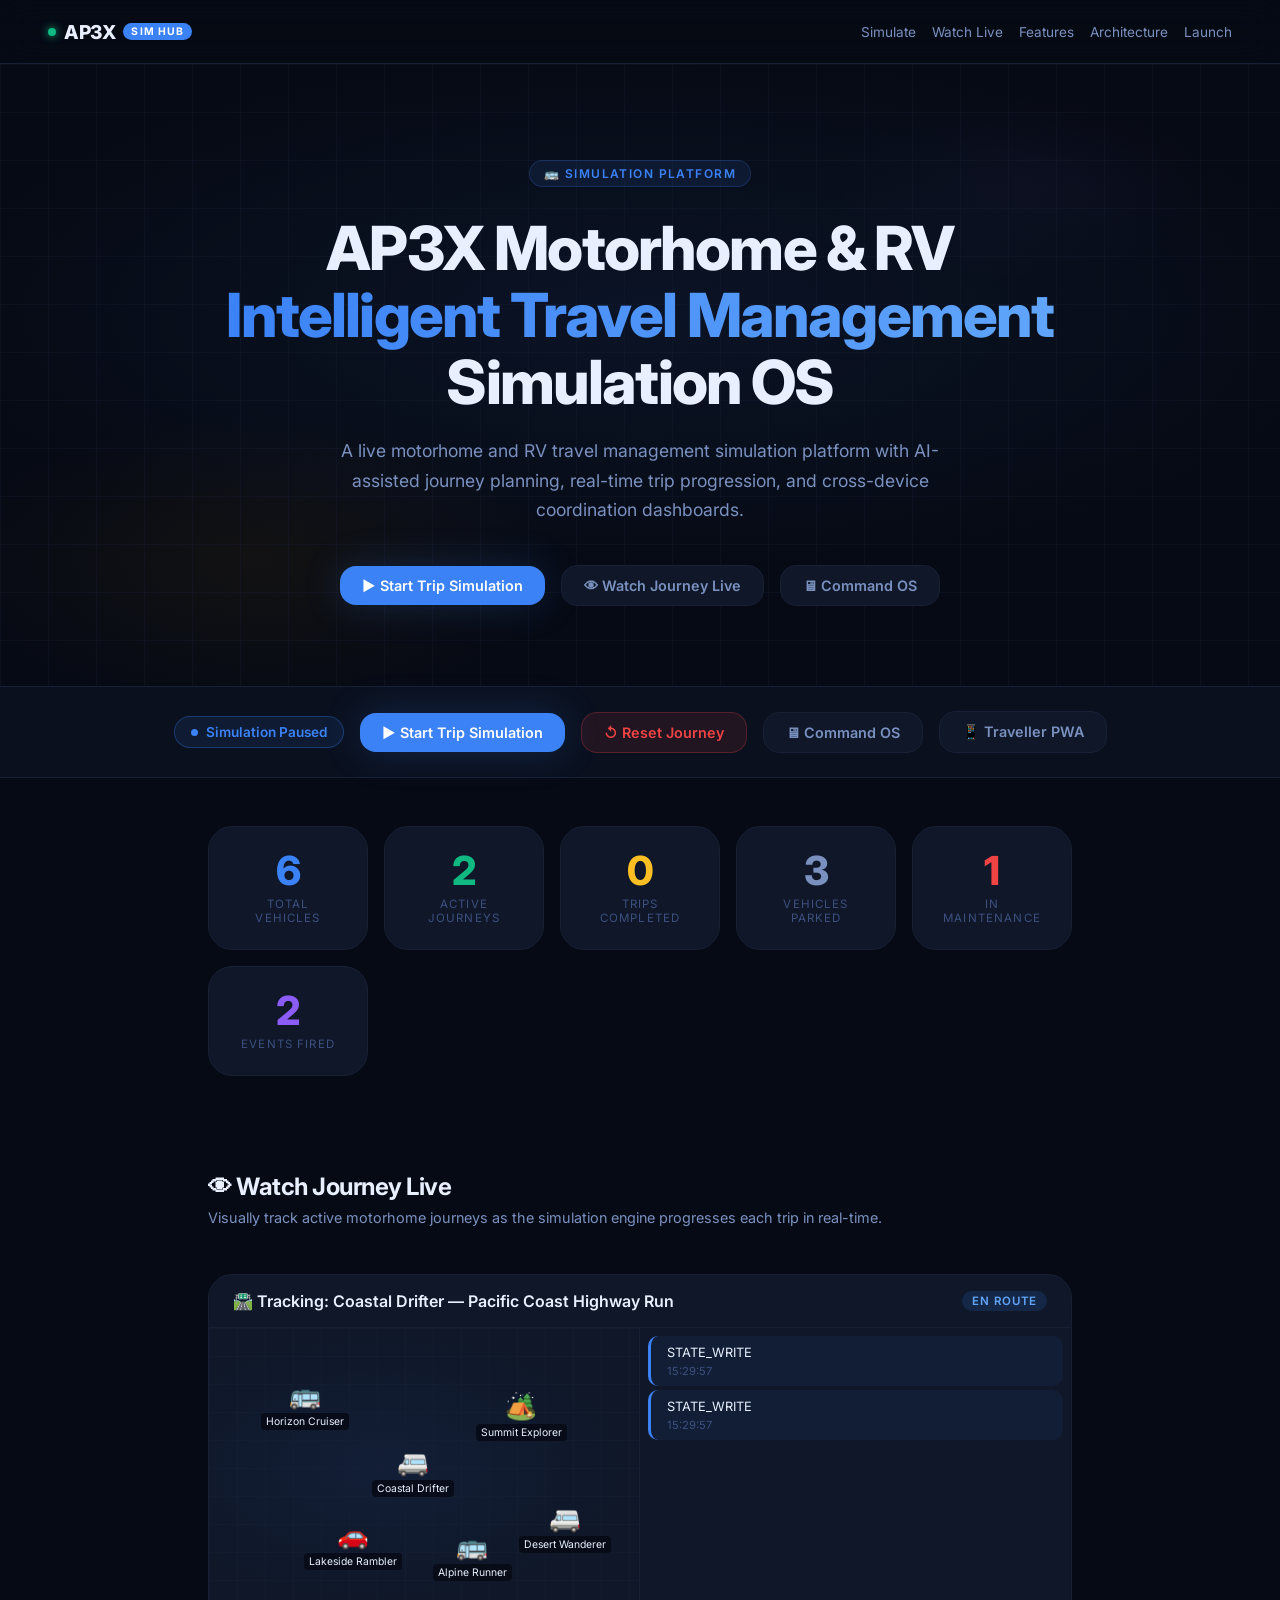
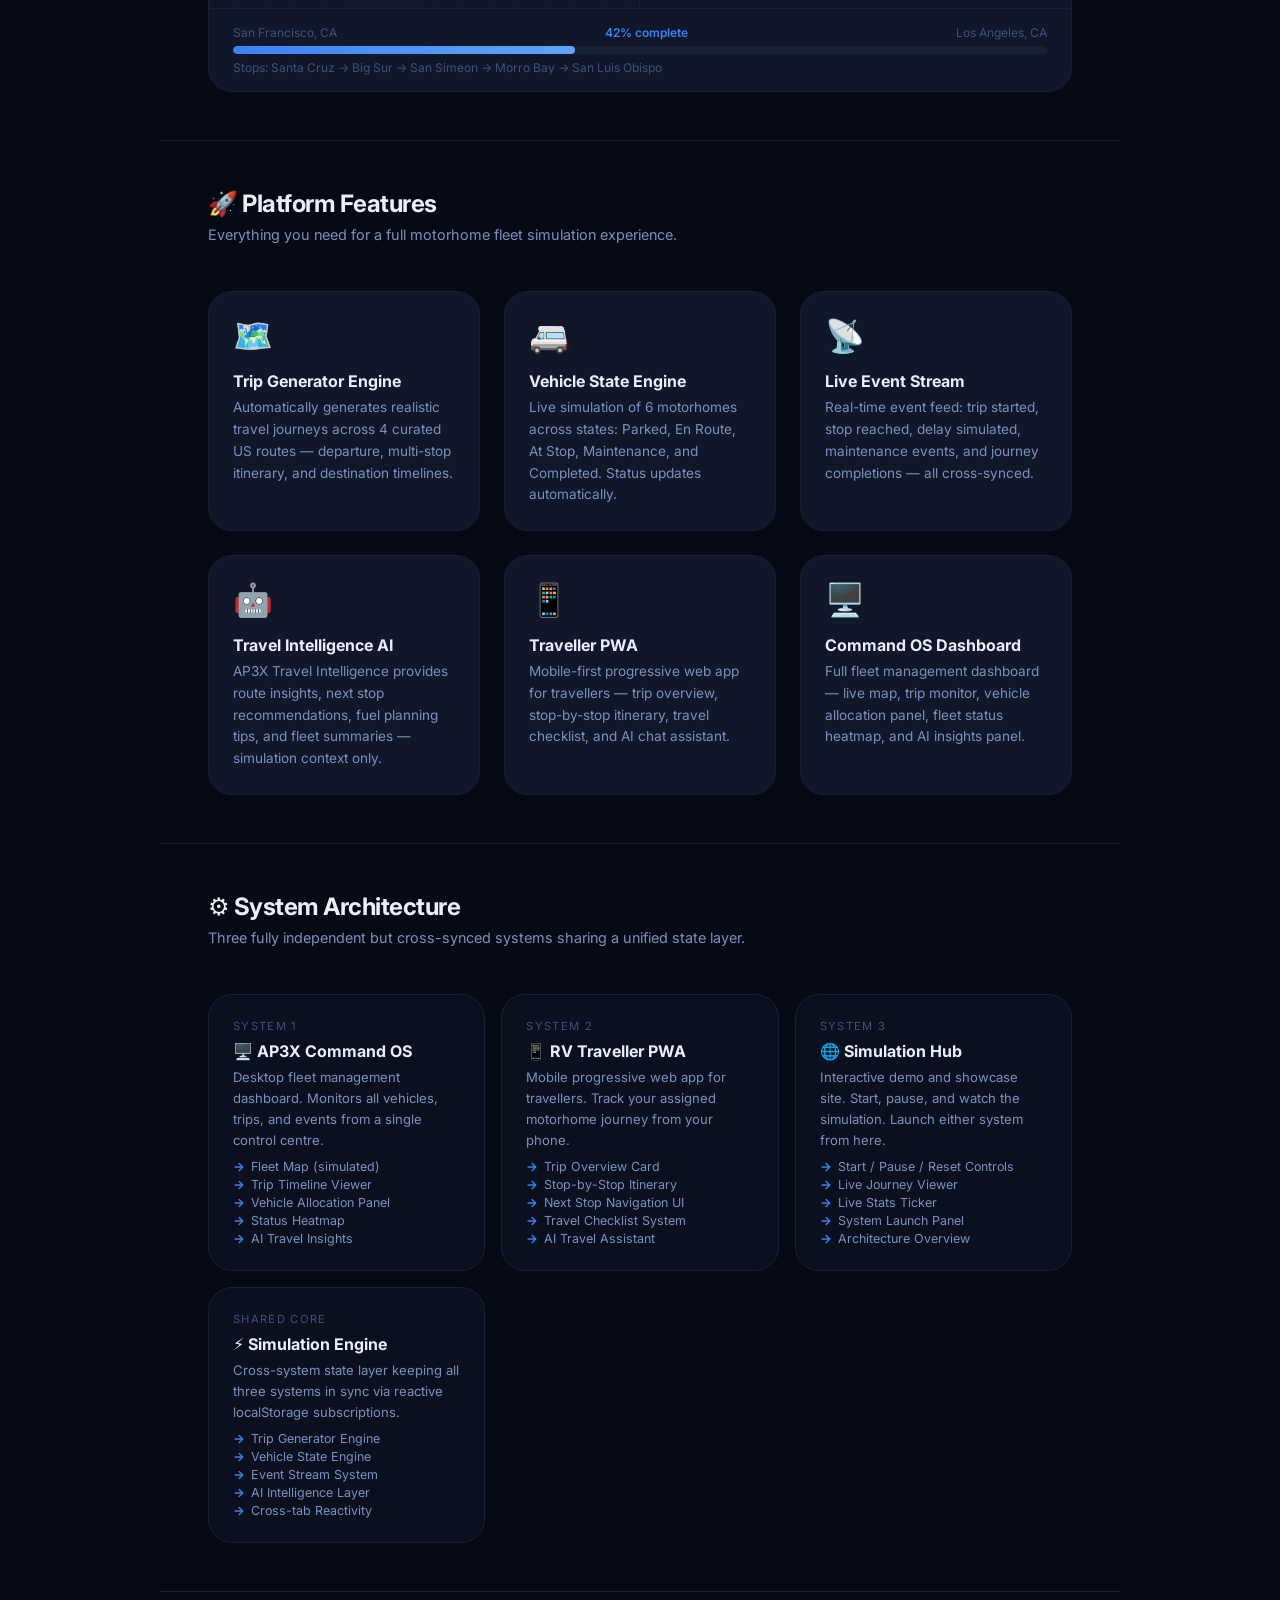
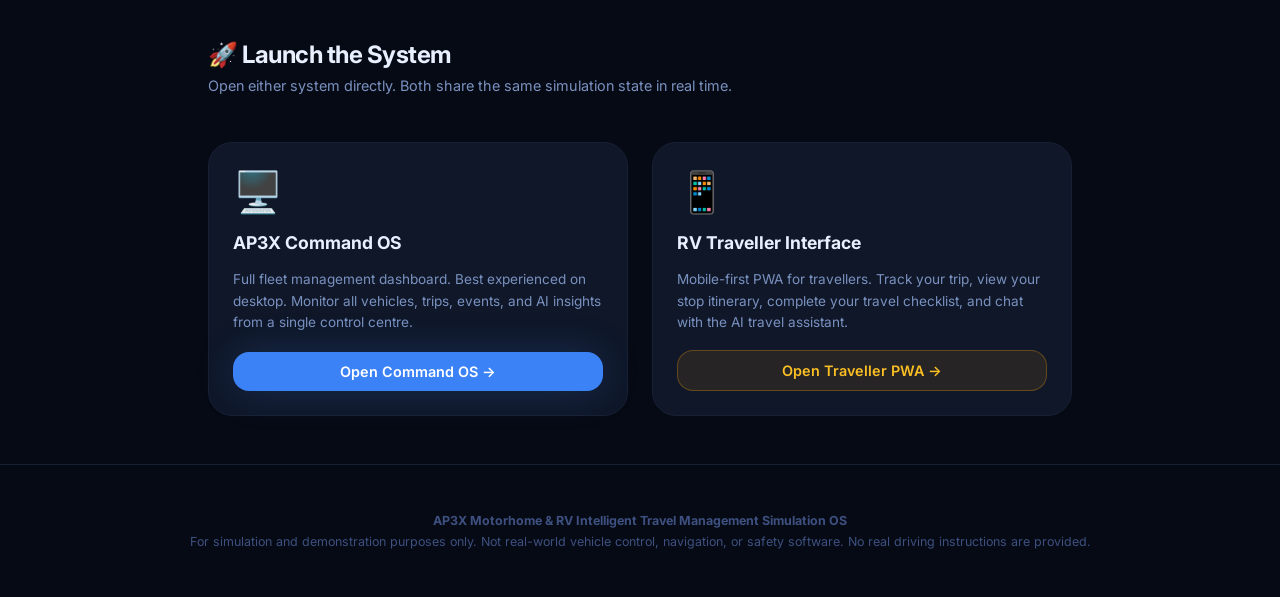
<file: index.html>
<!DOCTYPE html>
<html lang="en">
<head>
  <meta charset="UTF-8" />
  <meta name="viewport" content="width=device-width, initial-scale=1.0" />
  <meta http-equiv="refresh" content="0; url=/ap3x-hub/" />
  <title>AP3X</title>
</head>
<body>
  <script>window.location.replace("/ap3x-hub/");</script>
</body>
</html>
</file>
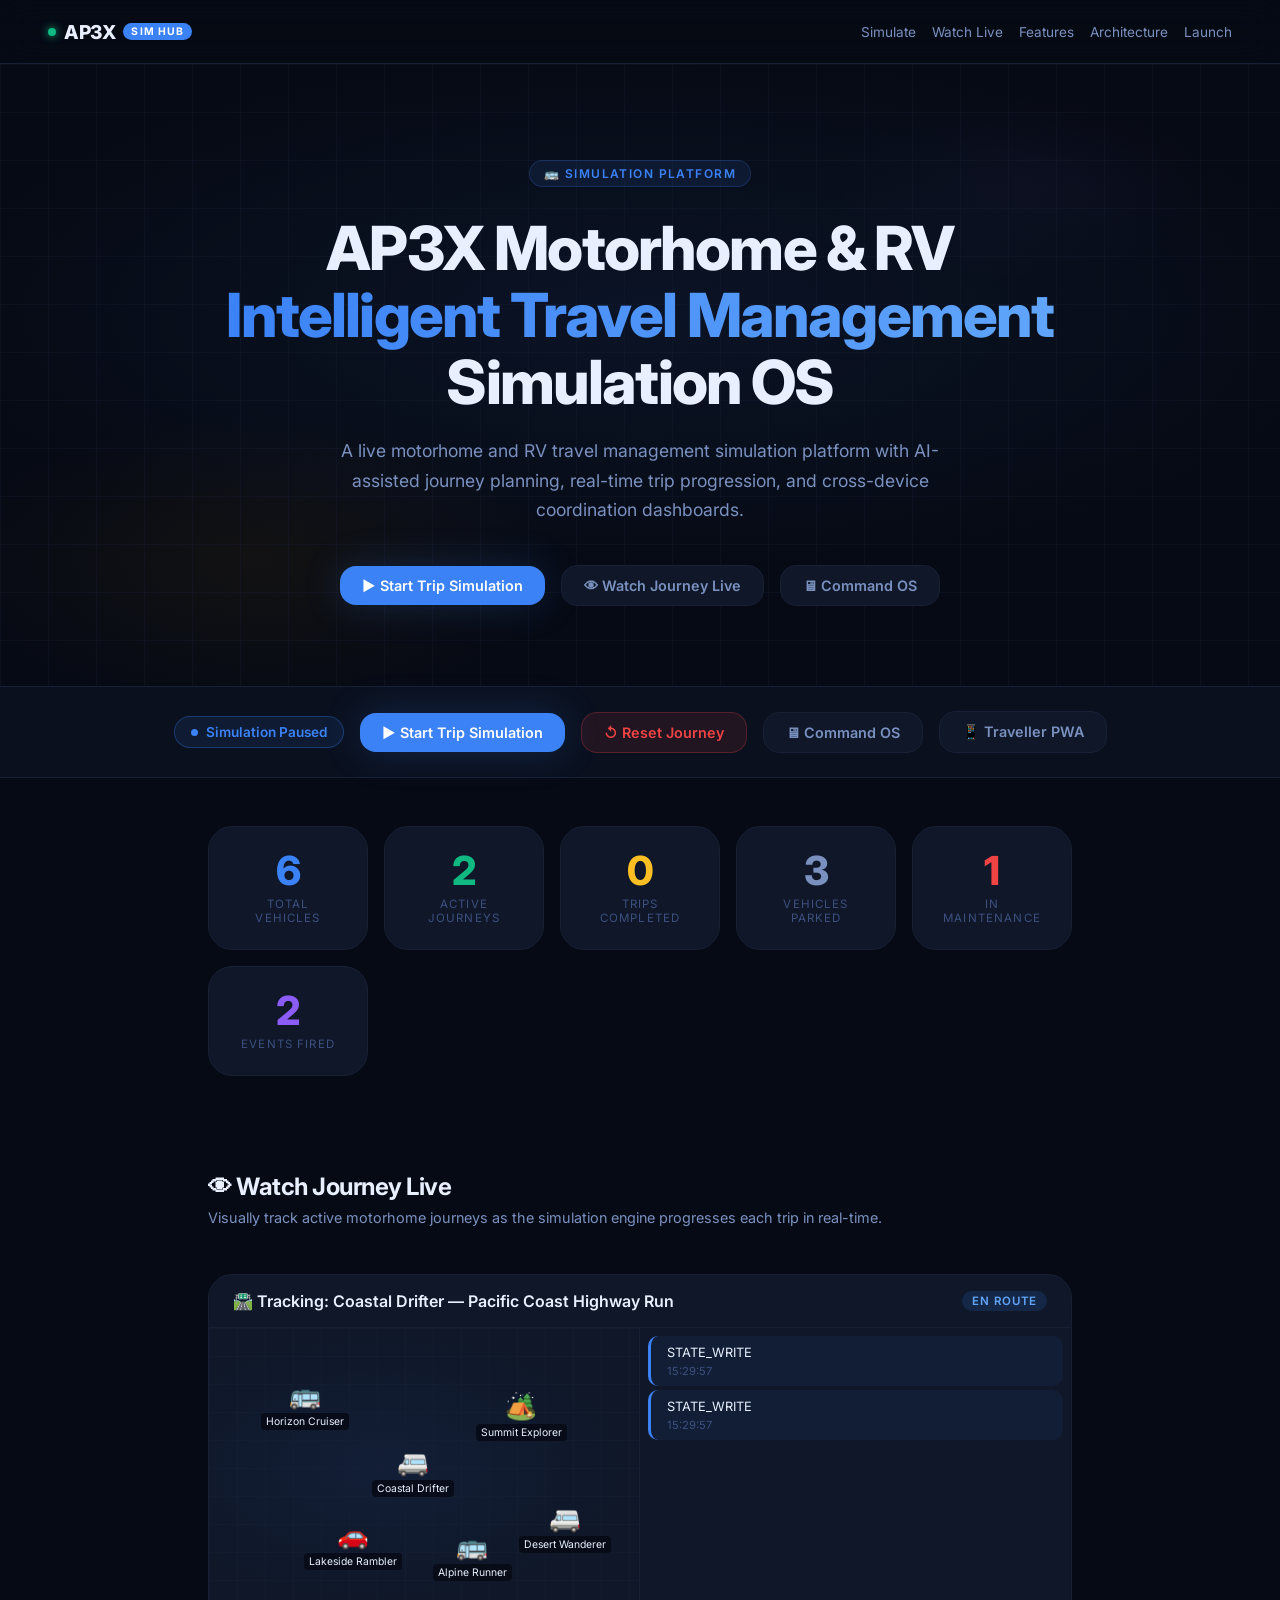
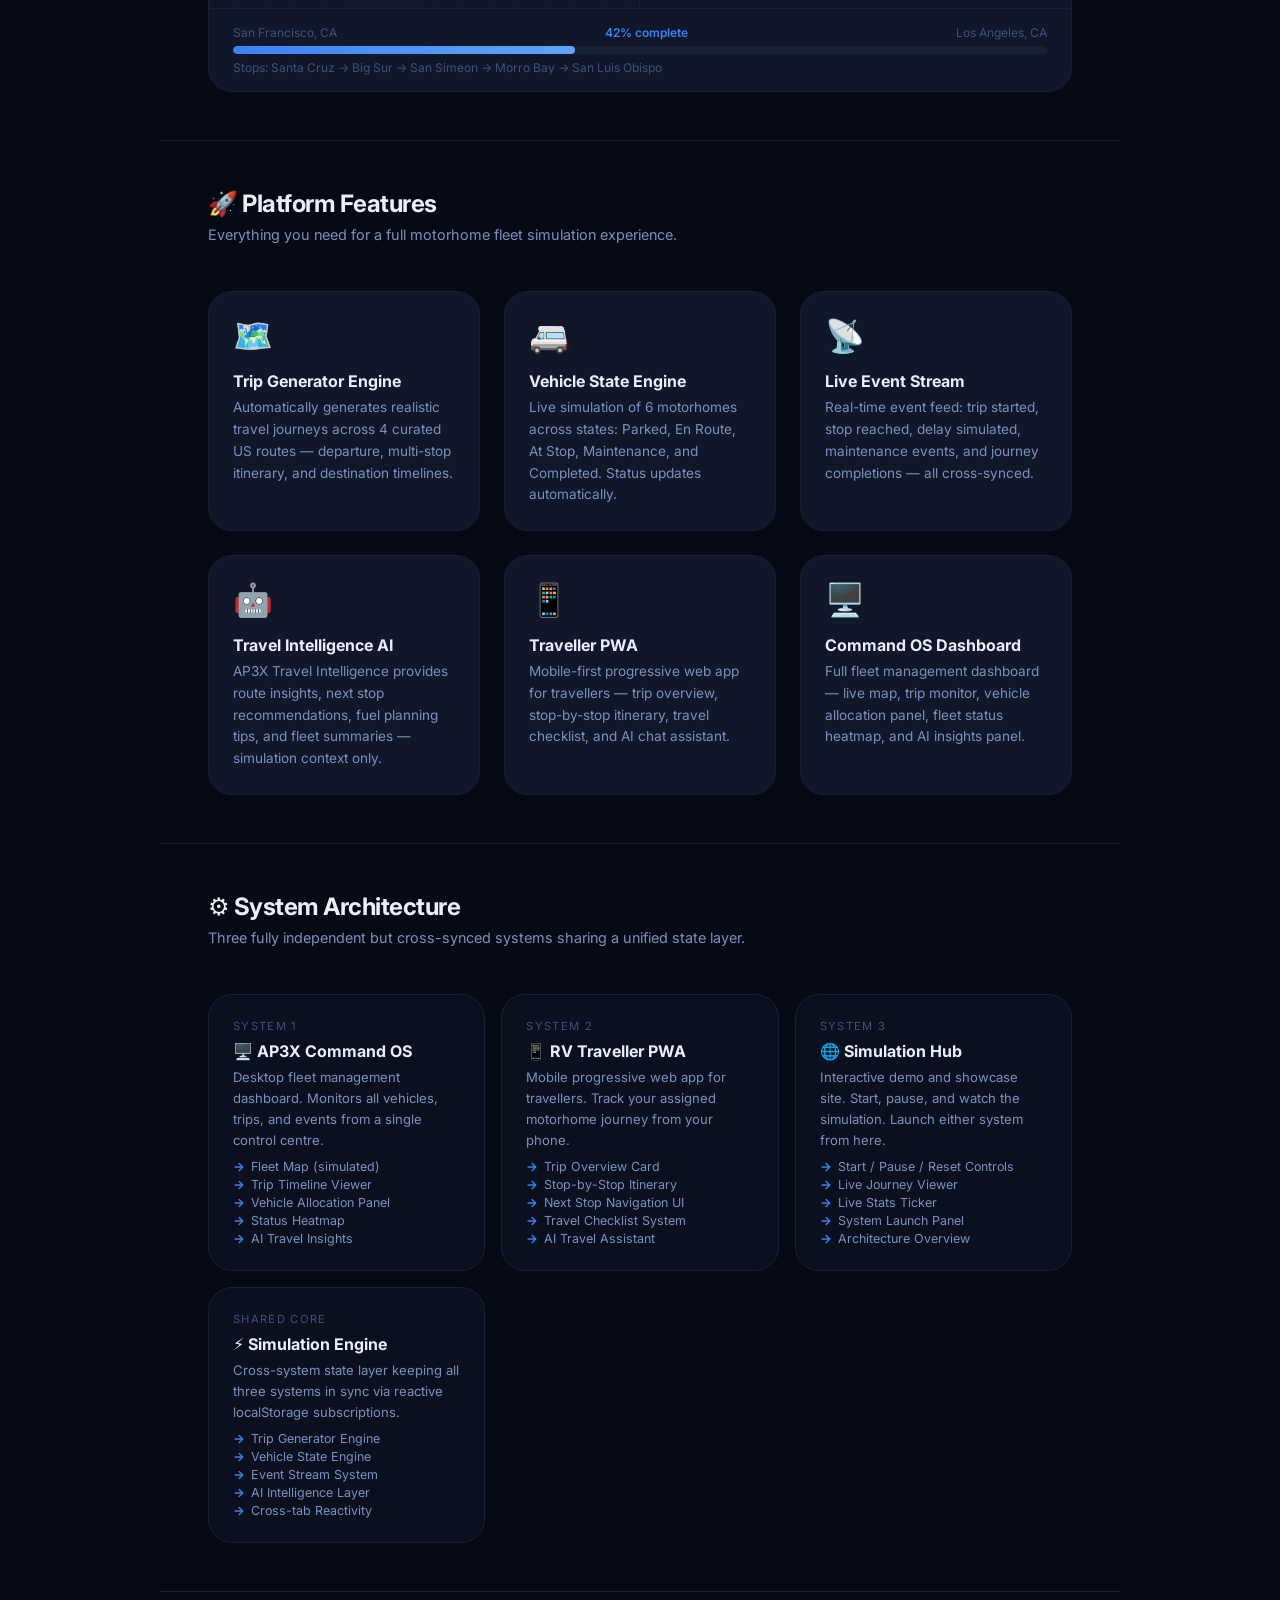
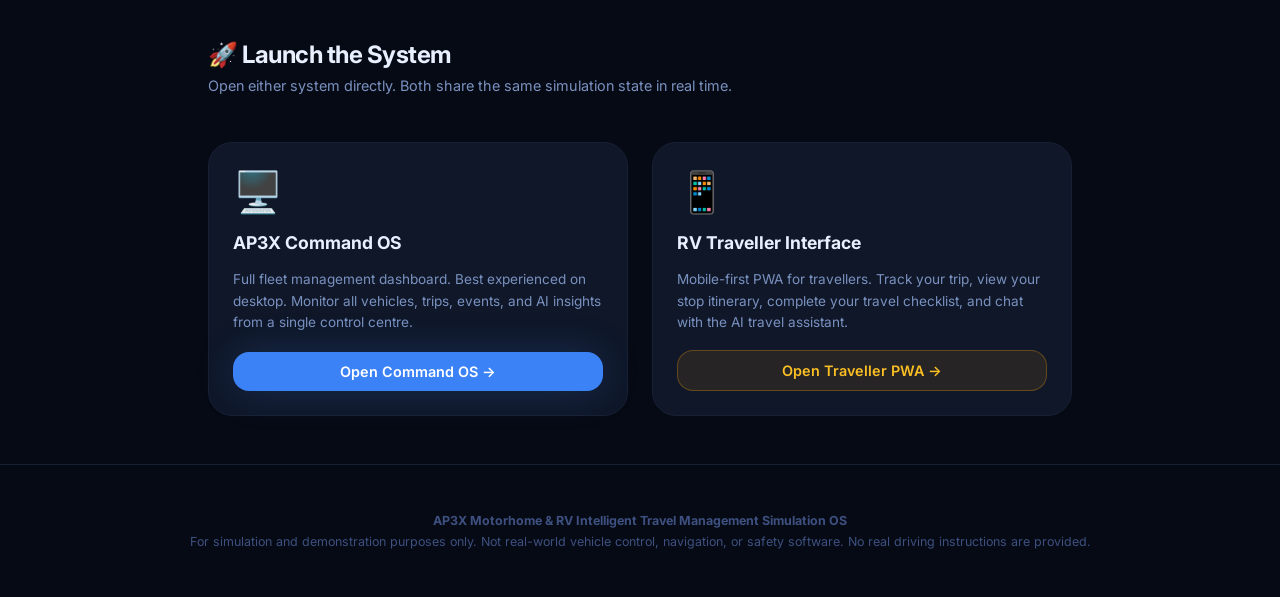
<file: ap3x-hub/index.html>
<!DOCTYPE html>
<html lang="en">
<head>
  <meta charset="UTF-8" />
  <meta name="viewport" content="width=device-width, initial-scale=1.0" />
  <meta name="description" content="AP3X Motorhome & RV Travel Simulation Hub — Launch, explore, and experience the full simulation platform" />
  <meta name="theme-color" content="#060a14" />

  <link rel="preconnect" href="https://fonts.googleapis.com" />
  <link rel="preconnect" href="https://fonts.gstatic.com" crossorigin />
  <link href="https://fonts.googleapis.com/css2?family=Inter:wght@400;500;600;700;800&display=swap" rel="stylesheet" />

  <link rel="stylesheet" href="ui/hub.css" />

  <title>AP3X — Motorhome & RV Travel Simulation Hub</title>
</head>
<body>
  <div id="hub-root"></div>
  <script type="module" src="ui/hub.js"></script>
</body>
</html>
</file>
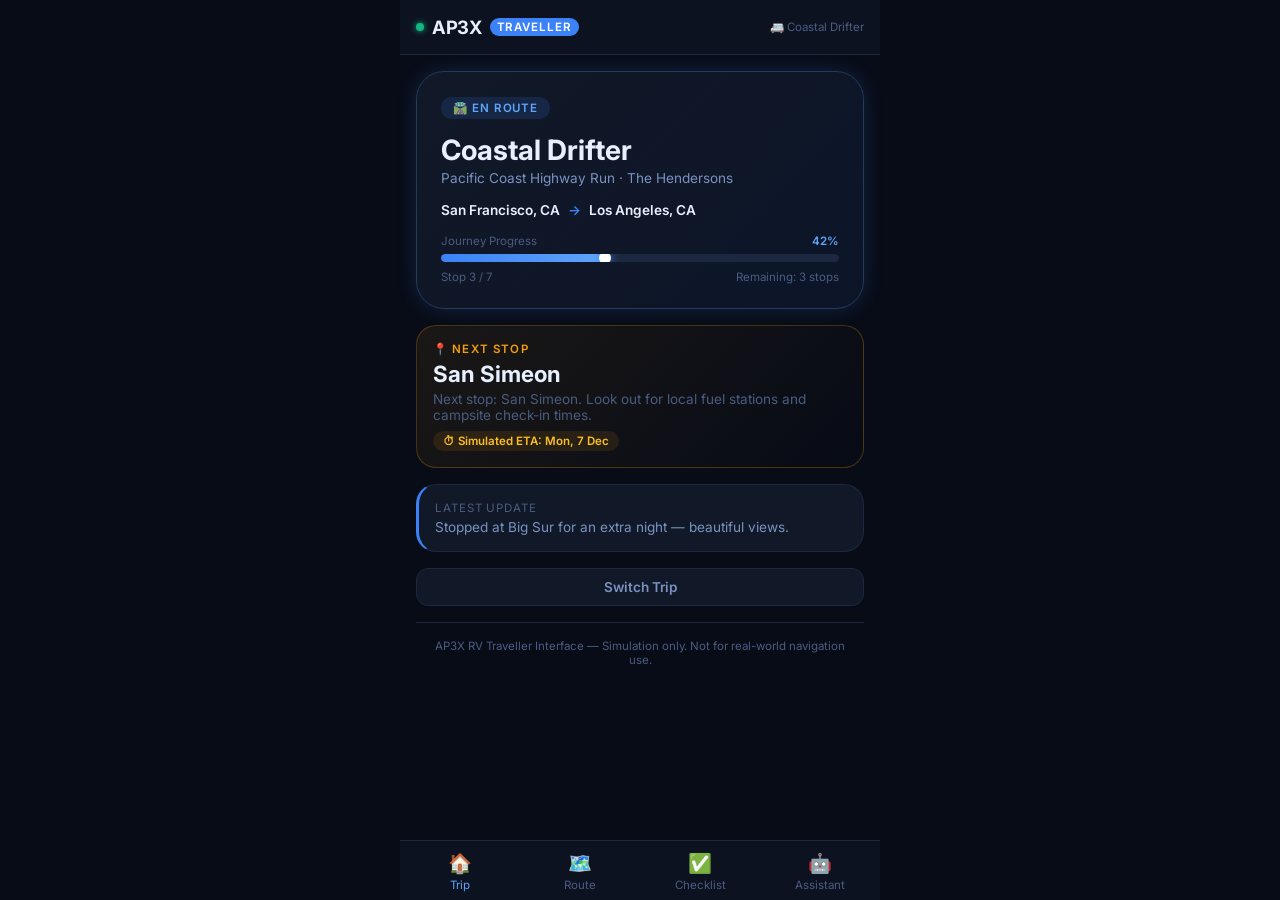
<file: ap3x-pwa/index.html>
<!DOCTYPE html>
<html lang="en">
<head>
  <meta charset="UTF-8" />
  <meta name="viewport" content="width=device-width, initial-scale=1.0, viewport-fit=cover" />
  <meta name="description" content="AP3X RV Traveller & Driver Interface — Mobile travel companion" />
  <meta name="theme-color" content="#080c17" />
  <meta name="apple-mobile-web-app-capable" content="yes" />
  <meta name="apple-mobile-web-app-status-bar-style" content="black-translucent" />
  <meta name="apple-mobile-web-app-title" content="AP3X Traveller" />

  <link rel="preconnect" href="https://fonts.googleapis.com" />
  <link rel="preconnect" href="https://fonts.gstatic.com" crossorigin />
  <link href="https://fonts.googleapis.com/css2?family=Inter:wght@400;500;600;700&display=swap" rel="stylesheet" />

  <link rel="stylesheet" href="ui/traveller.css" />
  <link rel="manifest" href="pwa/manifest.json" />

  <!-- SIMULATION ONLY — not for real-world navigation -->

  <title>AP3X — RV Traveller Interface</title>
</head>
<body>
  <div id="ap3x-traveller-root"></div>

  <script type="module">
    import { mountTraveller } from "./ui/traveller.js";

    const root = document.getElementById("ap3x-traveller-root");
    mountTraveller(root);

    // PWA service worker — relative path for GitHub Pages compatibility
    if ("serviceWorker" in navigator) {
      navigator.serviceWorker
        .register("pwa/sw.js", { scope: "./" })
        .then(() => console.log("[AP3X PWA] Service worker registered"))
        .catch(err => console.warn("[AP3X PWA] SW failed:", err));
    }

    const params = new URLSearchParams(window.location.search);
    const view = params.get("view");
    if (view) {
      import("./ui/traveller.js").then(({ navigate }) => navigate(view));
    }
  </script>
</body>
</html>
</file>
<file: ap3x-hub/ui/hub.css>
/* AP3X Travel Simulation Hub — Showcase Stylesheet
   Premium road-trip aesthetic, cinematic hero section
   ─────────────────────────────────────────────────── */

:root {
  --bg-base:     #060a14;
  --bg-surface:  #0a101e;
  --bg-card:     #0f1728;
  --bg-card-h:   #141e32;
  --border:      #182035;
  --border-glow: #1e3060;

  --text-primary:   #e8f0ff;
  --text-secondary: #7a91c0;
  --text-muted:     #3d5080;

  --blue:    #3b82f6;
  --blue-2:  #60a5fa;
  --amber:   #f59e0b;
  --amber-2: #fbbf24;
  --green:   #10b981;
  --red:     #ef4444;
  --purple:  #8b5cf6;

  --font:   "Inter", system-ui, sans-serif;
  --r-md:   10px; --r-lg: 16px; --r-xl: 24px; --r-pill: 999px;
  --sp-sm:  8px;  --sp-md: 16px; --sp-lg: 24px; --sp-xl: 48px;
  --tr:     0.18s ease;

  --sh-blue:  0 0 40px rgba(59,130,246,0.2);
  --sh-amber: 0 0 30px rgba(245,158,11,0.15);
}

*, *::before, *::after { box-sizing: border-box; margin: 0; padding: 0; }
html { scroll-behavior: smooth; }
body {
  font-family: var(--font);
  background: var(--bg-base);
  color: var(--text-primary);
  min-height: 100vh;
  -webkit-font-smoothing: antialiased;
}

/* ── NAV ─────────────────────────────────── */
.hub-nav {
  display: flex; align-items: center; justify-content: space-between;
  padding: 0 var(--sp-xl);
  height: 64px;
  background: rgba(6,10,20,0.9);
  border-bottom: 1px solid var(--border);
  position: sticky; top: 0; z-index: 200;
  backdrop-filter: blur(16px);
}

.hub-nav__logo {
  display: flex; align-items: center; gap: var(--sp-sm);
  font-size: 1.2rem; font-weight: 800; letter-spacing: -0.02em;
}

.hub-nav__logo-badge {
  font-size: 0.65rem; font-weight: 700; text-transform: uppercase;
  letter-spacing: 0.1em; background: var(--blue); color: #fff;
  padding: 2px 8px; border-radius: var(--r-pill);
}

.hub-nav__dot {
  width: 8px; height: 8px; border-radius: 50%;
  background: var(--green); box-shadow: 0 0 8px var(--green);
  animation: blink 2s infinite;
}
@keyframes blink { 0%,100%{opacity:1}50%{opacity:0.3} }

.hub-nav__links {
  display: flex; align-items: center; gap: var(--sp-md);
}
.hub-nav__link {
  font-size: 0.85rem; color: var(--text-secondary);
  text-decoration: none; transition: color var(--tr);
  cursor: pointer;
}
.hub-nav__link:hover { color: var(--text-primary); }

/* ── HERO ─────────────────────────────────── */
.hub-hero {
  position: relative; overflow: hidden;
  padding: 96px var(--sp-xl) 80px;
  text-align: center;
}

.hub-hero__bg {
  position: absolute; inset: 0; z-index: 0;
  background:
    radial-gradient(ellipse 80% 60% at 50% 40%, rgba(59,130,246,0.08) 0%, transparent 70%),
    radial-gradient(ellipse 40% 40% at 20% 80%, rgba(245,158,11,0.05) 0%, transparent 60%),
    radial-gradient(ellipse 30% 30% at 80% 20%, rgba(139,92,246,0.04) 0%, transparent 50%);
}

.hub-hero__grid {
  position: absolute; inset: 0; z-index: 0;
  background-image:
    linear-gradient(rgba(24,32,53,0.3) 1px, transparent 1px),
    linear-gradient(90deg, rgba(24,32,53,0.3) 1px, transparent 1px);
  background-size: 48px 48px;
}

.hub-hero__content { position: relative; z-index: 1; max-width: 860px; margin: 0 auto; }

.hub-hero__overline {
  display: inline-flex; align-items: center; gap: 8px;
  font-size: 0.75rem; font-weight: 600; text-transform: uppercase;
  letter-spacing: 0.12em; color: var(--blue);
  background: rgba(59,130,246,0.1); border: 1px solid rgba(59,130,246,0.2);
  padding: 5px 14px; border-radius: var(--r-pill);
  margin-bottom: 28px;
}

.hub-hero__title {
  font-size: clamp(2.2rem, 5vw, 3.8rem);
  font-weight: 800; line-height: 1.1; letter-spacing: -0.03em;
  color: var(--text-primary);
  margin-bottom: 20px;
}

.hub-hero__title em {
  font-style: normal;
  background: linear-gradient(90deg, var(--blue), var(--blue-2));
  -webkit-background-clip: text; -webkit-text-fill-color: transparent;
  background-clip: text;
}

.hub-hero__sub {
  font-size: 1.1rem; color: var(--text-secondary); line-height: 1.7;
  max-width: 600px; margin: 0 auto 40px;
}

.hub-hero__cta-row {
  display: flex; align-items: center; justify-content: center;
  gap: var(--sp-md); flex-wrap: wrap;
}

/* ── SIM CONTROLS ─────────────────────────── */
.hub-sim-controls {
  display: flex; align-items: center; justify-content: center;
  gap: var(--sp-md); flex-wrap: wrap;
  padding: var(--sp-lg) var(--sp-xl);
  background: var(--bg-surface);
  border-top: 1px solid var(--border);
  border-bottom: 1px solid var(--border);
}

.hub-sim-status {
  display: flex; align-items: center; gap: 8px;
  font-size: 0.85rem; font-weight: 600;
  padding: 7px 16px; border-radius: var(--r-pill);
  border: 1px solid;
}
.hub-sim-status--running {
  background: rgba(16,185,129,0.1); border-color: var(--green); color: var(--green);
}
.hub-sim-status--paused {
  background: rgba(59,130,246,0.1); border-color: rgba(59,130,246,0.3); color: var(--blue);
}
.hub-sim-status__dot {
  width: 7px; height: 7px; border-radius: 50%; background: currentColor;
}
.hub-sim-status--running .hub-sim-status__dot { animation: blink 1s infinite; }

/* ── LIVE STATS TICKER ────────────────────── */
.hub-stats-ticker {
  display: grid;
  grid-template-columns: repeat(auto-fit, minmax(140px, 1fr));
  gap: var(--sp-md);
  padding: var(--sp-xl);
  max-width: 960px; margin: 0 auto;
}

.hub-ticker-card {
  background: var(--bg-card);
  border: 1px solid var(--border);
  border-radius: var(--r-xl);
  padding: var(--sp-lg);
  text-align: center;
  transition: border-color var(--tr), box-shadow var(--tr);
}
.hub-ticker-card:hover { border-color: var(--border-glow); box-shadow: var(--sh-blue); }

.hub-ticker-card__num {
  font-size: 2.5rem; font-weight: 800; line-height: 1;
  margin-bottom: 6px;
}
.hub-ticker-card__label {
  font-size: 0.72rem; text-transform: uppercase; letter-spacing: 0.1em;
  color: var(--text-muted);
}

/* ── WATCH JOURNEY ────────────────────────── */
.hub-watch {
  padding: var(--sp-xl);
  max-width: 960px; margin: 0 auto;
}

.hub-section-title {
  font-size: 1.5rem; font-weight: 700; letter-spacing: -0.02em;
  margin-bottom: 8px;
}
.hub-section-sub {
  font-size: 0.9rem; color: var(--text-secondary); margin-bottom: var(--sp-xl);
}

.hub-journey-viewer {
  background: var(--bg-card);
  border: 1px solid var(--border);
  border-radius: var(--r-xl);
  overflow: hidden;
}

.hub-journey-viewer__header {
  display: flex; align-items: center; justify-content: space-between;
  padding: var(--sp-md) var(--sp-lg);
  border-bottom: 1px solid var(--border);
  gap: var(--sp-md);
}

.hub-journey-viewer__title { font-size: 1rem; font-weight: 600; }

.hub-journey-viewer__body {
  display: grid;
  grid-template-columns: 1fr 1fr;
  gap: 0;
}

@media (max-width: 640px) {
  .hub-journey-viewer__body { grid-template-columns: 1fr; }
}

.hub-journey-map {
  position: relative; min-height: 280px;
  background: radial-gradient(ellipse at 40% 50%, rgba(59,130,246,0.07), transparent 70%);
  border-right: 1px solid var(--border);
  overflow: hidden;
}
.hub-journey-map__grid {
  position: absolute; inset: 0;
  background-image:
    linear-gradient(rgba(24,32,53,0.4) 1px, transparent 1px),
    linear-gradient(90deg, rgba(24,32,53,0.4) 1px, transparent 1px);
  background-size: 28px 28px;
}

.hub-journey-map__vehicles {
  position: relative; z-index: 2;
  width: 100%; height: 100%;
  min-height: 280px; padding: var(--sp-lg);
}

.hub-map-dot {
  position: absolute;
  display: flex; flex-direction: column; align-items: center; gap: 3px;
  transition: all 1.5s ease;
}
.hub-map-dot__emoji { font-size: 1.6rem; }
.hub-map-dot--moving .hub-map-dot__emoji { animation: bounce 1.5s ease-in-out infinite; }
.hub-map-dot__label {
  font-size: 0.65rem; color: var(--text-primary);
  background: rgba(6,10,20,0.85); padding: 2px 5px; border-radius: 4px;
  white-space: nowrap;
}
@keyframes bounce { 0%,100%{transform:translateY(0)}50%{transform:translateY(-5px)} }

.hub-journey-events {
  display: flex; flex-direction: column;
  max-height: 280px; overflow-y: auto;
  padding: var(--sp-sm);
}

.hub-evt {
  padding: 8px var(--sp-md);
  border-radius: var(--r-md); border-left: 3px solid var(--border);
  background: var(--bg-surface);
  font-size: 0.8rem; margin-bottom: 4px;
  transition: border-color var(--tr);
  animation: slideIn 0.3s ease;
}
@keyframes slideIn { from { opacity:0; transform:translateX(10px); } to { opacity:1; transform:none; } }

.hub-evt--blue   { border-color: var(--blue);   background: rgba(59,130,246,0.06); }
.hub-evt--amber  { border-color: var(--amber);  background: rgba(245,158,11,0.06); }
.hub-evt--green  { border-color: var(--green);  background: rgba(16,185,129,0.06); }
.hub-evt--red    { border-color: var(--red);    background: rgba(239,68,68,0.06); }

.hub-evt__msg  { color: var(--text-primary); line-height: 1.4; }
.hub-evt__time { font-size: 0.7rem; color: var(--text-muted); margin-top: 2px; }

/* ── FEATURES SECTION ─────────────────────── */
.hub-features {
  padding: var(--sp-xl);
  max-width: 960px; margin: 0 auto;
  border-top: 1px solid var(--border);
}

.hub-features-grid {
  display: grid;
  grid-template-columns: repeat(auto-fit, minmax(260px, 1fr));
  gap: var(--sp-lg);
  margin-top: var(--sp-xl);
}

.hub-feature-card {
  background: var(--bg-card);
  border: 1px solid var(--border);
  border-radius: var(--r-xl);
  padding: var(--sp-lg);
  transition: border-color var(--tr), transform var(--tr);
}
.hub-feature-card:hover { border-color: var(--border-glow); transform: translateY(-2px); }

.hub-feature-card__icon { font-size: 2rem; margin-bottom: var(--sp-md); }
.hub-feature-card__title { font-size: 1rem; font-weight: 700; margin-bottom: 6px; }
.hub-feature-card__desc { font-size: 0.85rem; color: var(--text-secondary); line-height: 1.6; }

/* ── ARCH SECTION ─────────────────────────── */
.hub-arch {
  padding: var(--sp-xl);
  max-width: 960px; margin: 0 auto;
  border-top: 1px solid var(--border);
}

.hub-arch-grid {
  display: grid;
  grid-template-columns: repeat(auto-fit, minmax(220px, 1fr));
  gap: var(--sp-md); margin-top: var(--sp-xl);
}

.hub-arch-card {
  background: var(--bg-surface);
  border: 1px solid var(--border);
  border-radius: var(--r-xl);
  padding: var(--sp-lg);
}
.hub-arch-card__label {
  font-size: 0.7rem; text-transform: uppercase; letter-spacing: 0.12em;
  color: var(--text-muted); margin-bottom: var(--sp-sm);
}
.hub-arch-card__name { font-size: 1rem; font-weight: 700; margin-bottom: 6px; }
.hub-arch-card__desc { font-size: 0.82rem; color: var(--text-secondary); line-height: 1.6; }
.hub-arch-card__items { margin-top: var(--sp-sm); display: flex; flex-direction: column; gap: 3px; }
.hub-arch-card__item {
  font-size: 0.78rem; color: var(--text-secondary);
  display: flex; align-items: center; gap: 6px;
}
.hub-arch-card__item::before { content: "→"; color: var(--blue); font-weight: 700; }

/* ── LAUNCH PANEL ─────────────────────────── */
.hub-launch {
  padding: var(--sp-xl);
  max-width: 960px; margin: 0 auto;
  border-top: 1px solid var(--border);
}

.hub-launch-grid {
  display: grid;
  grid-template-columns: repeat(auto-fit, minmax(260px, 1fr));
  gap: var(--sp-lg); margin-top: var(--sp-xl);
}

.hub-launch-card {
  background: var(--bg-card);
  border: 1px solid var(--border);
  border-radius: var(--r-xl);
  padding: var(--sp-lg);
  display: flex; flex-direction: column; gap: var(--sp-md);
  transition: border-color var(--tr), box-shadow var(--tr);
}
.hub-launch-card:hover { border-color: var(--border-glow); }
.hub-launch-card--command:hover { box-shadow: var(--sh-blue); border-color: var(--blue); }
.hub-launch-card--traveller:hover { box-shadow: var(--sh-amber); border-color: var(--amber); }

.hub-launch-card__icon { font-size: 2.5rem; }
.hub-launch-card__name { font-size: 1.1rem; font-weight: 700; }
.hub-launch-card__desc { font-size: 0.85rem; color: var(--text-secondary); line-height: 1.6; flex: 1; }

/* ── BUTTONS ──────────────────────────────── */
.hub-btn {
  display: inline-flex; align-items: center; gap: 7px;
  padding: 11px 22px; border-radius: var(--r-lg);
  cursor: pointer; font-size: 0.9rem; font-weight: 600;
  font-family: var(--font); border: none; transition: var(--tr);
  text-decoration: none; white-space: nowrap;
}
.hub-btn--primary  { background: var(--blue); color: #fff; box-shadow: var(--sh-blue); }
.hub-btn--primary:hover { background: var(--blue-2); transform: translateY(-1px); }

.hub-btn--secondary { background: var(--bg-card); border: 1px solid var(--border); color: var(--text-secondary); }
.hub-btn--secondary:hover { background: var(--bg-card-h); color: var(--text-primary); border-color: var(--border-glow); }

.hub-btn--amber { background: rgba(245,158,11,0.1); border: 1px solid rgba(245,158,11,0.3); color: var(--amber-2); }
.hub-btn--amber:hover { background: rgba(245,158,11,0.2); }

.hub-btn--danger { background: rgba(239,68,68,0.1); border: 1px solid rgba(239,68,68,0.25); color: var(--red); }
.hub-btn--danger:hover { background: rgba(239,68,68,0.2); }

.hub-btn--full { width: 100%; justify-content: center; }
.hub-btn--sm { padding: 7px 14px; font-size: 0.8rem; }

/* ── FOOTER ────────────────────────────────── */
.hub-footer {
  border-top: 1px solid var(--border);
  padding: var(--sp-xl);
  text-align: center;
  color: var(--text-muted);
  font-size: 0.78rem;
}

/* ── RESPONSIVE ────────────────────────────── */
@media (max-width: 640px) {
  .hub-nav { padding: 0 var(--sp-md); }
  .hub-hero { padding: 60px var(--sp-md) 48px; }
  .hub-stats-ticker, .hub-watch, .hub-features, .hub-arch, .hub-launch { padding: var(--sp-lg) var(--sp-md); }
  .hub-sim-controls { padding: var(--sp-md); }
}

::-webkit-scrollbar { width: 5px; }
::-webkit-scrollbar-track { background: transparent; }
::-webkit-scrollbar-thumb { background: var(--border); border-radius: 3px; }

.hub-fade-in { animation: fadeIn 0.4s ease; }
@keyframes fadeIn { from{opacity:0;transform:translateY(8px)}to{opacity:1;transform:none} }

.hub-badge {
  display: inline-flex; align-items: center; gap: 4px;
  padding: 3px 10px; border-radius: var(--r-pill);
  font-size: 0.72rem; font-weight: 600; text-transform: uppercase; letter-spacing: 0.06em;
}
.hub-badge--blue  { background: rgba(59,130,246,0.15); color: var(--blue-2); }
.hub-badge--amber { background: rgba(245,158,11,0.15); color: var(--amber-2); }
.hub-badge--green { background: rgba(16,185,129,0.15); color: var(--green); }
</file>
<file: ap3x-pwa/ui/traveller.css>
/* AP3X RV Traveller & Driver Interface — Mobile-first PWA Stylesheet
   Clean, readable, low cognitive load travel companion
   ─────────────────────────────────────────────────────── */

:root {
  --bg-base:       #080c17;
  --bg-surface:    #0d1220;
  --bg-card:       #111827;
  --bg-card-hover: #161f30;
  --border:        #1c2840;
  --border-glow:   #253a5e;
  --border-focus:  #3b82f6;

  --text-primary:   #e8f0ff;
  --text-secondary: #7a91c0;
  --text-muted:     #4a5c80;

  --accent-blue:    #3b82f6;
  --accent-blue-2:  #60a5fa;
  --accent-amber:   #f59e0b;
  --accent-amber-2: #fbbf24;
  --accent-green:   #10b981;
  --accent-red:     #ef4444;
  --accent-purple:  #8b5cf6;

  --status-en_route:   #3b82f6;
  --status-at_stop:    #f59e0b;
  --status-scheduled:  #8b5cf6;
  --status-completed:  #10b981;
  --status-delayed:    #f97316;

  --sp-xs:  4px;
  --sp-sm:  8px;
  --sp-md:  16px;
  --sp-lg:  24px;
  --sp-xl:  36px;

  --r-sm:  6px; --r-md: 12px; --r-lg: 20px; --r-xl: 28px; --r-pill: 999px;

  --font:  "Inter", system-ui, sans-serif;

  --t-xs:   0.72rem;
  --t-sm:   0.85rem;
  --t-base: 1rem;
  --t-lg:   1.15rem;
  --t-xl:   1.4rem;
  --t-2xl:  1.75rem;

  --tr:     0.15s ease;
  --sh-md:  0 4px 16px rgba(0,0,0,0.5);
  --sh-blue: 0 0 20px rgba(59,130,246,0.2);
  --sh-amber: 0 0 20px rgba(245,158,11,0.2);
}

*, *::before, *::after { box-sizing: border-box; margin: 0; padding: 0; }
html { font-size: 16px; }
body {
  font-family: var(--font);
  background: var(--bg-base);
  color: var(--text-primary);
  min-height: 100vh;
  max-width: 480px;
  margin: 0 auto;
  -webkit-font-smoothing: antialiased;
}

/* ── APP SHELL ────────────────────────────── */
.pwa-app { display: flex; flex-direction: column; min-height: 100vh; }

/* ── TOP BAR ──────────────────────────────── */
.pwa-topbar {
  display: flex; align-items: center; justify-content: space-between;
  padding: var(--sp-md);
  background: var(--bg-surface);
  border-bottom: 1px solid var(--border);
  position: sticky; top: 0; z-index: 100;
  backdrop-filter: blur(12px);
}

.pwa-topbar__logo {
  display: flex; align-items: center; gap: var(--sp-sm);
  font-size: var(--t-lg); font-weight: 700; letter-spacing: -0.02em;
}

.pwa-topbar__badge {
  font-size: var(--t-xs); font-weight: 600;
  background: var(--accent-blue); color: #fff;
  padding: 2px 7px; border-radius: var(--r-pill);
  text-transform: uppercase; letter-spacing: 0.08em;
}

.pwa-topbar__dot {
  width: 8px; height: 8px; border-radius: 50%;
  background: var(--accent-green);
  box-shadow: 0 0 6px var(--accent-green);
  animation: blink 2s infinite;
}
@keyframes blink { 0%,100%{opacity:1}50%{opacity:0.3} }

/* ── MAIN ─────────────────────────────────── */
.pwa-main { flex: 1; padding: var(--sp-md); display: flex; flex-direction: column; gap: var(--sp-md); }

/* ── BOTTOM NAV ───────────────────────────── */
.pwa-bottom-nav {
  display: flex;
  background: var(--bg-surface);
  border-top: 1px solid var(--border);
  position: sticky; bottom: 0; z-index: 100;
}

.pwa-nav-tab {
  flex: 1; display: flex; flex-direction: column; align-items: center;
  padding: 10px var(--sp-sm) 8px;
  cursor: pointer; border: none; background: transparent;
  color: var(--text-muted); font-size: var(--t-xs); font-family: var(--font);
  transition: color var(--tr), background var(--tr);
  gap: 3px;
}
.pwa-nav-tab:hover  { color: var(--text-secondary); background: var(--bg-card); }
.pwa-nav-tab.active { color: var(--accent-blue-2); }
.pwa-nav-tab__icon  { font-size: 1.2rem; }

/* ── TRIP OVERVIEW CARD ───────────────────── */
.pwa-trip-hero {
  background: linear-gradient(135deg, var(--bg-card) 0%, rgba(59,130,246,0.08) 100%);
  border: 1px solid var(--border-glow);
  border-radius: var(--r-xl);
  padding: var(--sp-lg);
  box-shadow: var(--sh-blue);
}

.pwa-trip-hero__badge {
  display: inline-flex; align-items: center; gap: 5px;
  padding: 4px 12px; border-radius: var(--r-pill);
  font-size: var(--t-xs); font-weight: 600; text-transform: uppercase;
  letter-spacing: 0.08em; margin-bottom: var(--sp-md);
}
.pwa-trip-hero__badge--en_route  { background: rgba(59,130,246,0.15); color: var(--accent-blue-2); }
.pwa-trip-hero__badge--at_stop   { background: rgba(245,158,11,0.15); color: var(--accent-amber-2); }
.pwa-trip-hero__badge--scheduled { background: rgba(139,92,246,0.15); color: var(--accent-purple); }
.pwa-trip-hero__badge--completed { background: rgba(16,185,129,0.15); color: var(--accent-green); }
.pwa-trip-hero__badge--delayed   { background: rgba(249,115,22,0.15); color: #f97316; }

.pwa-trip-hero__vehicle {
  font-size: var(--t-2xl); font-weight: 700; line-height: 1.1;
  color: var(--text-primary);
}
.pwa-trip-hero__route {
  font-size: var(--t-sm); color: var(--text-secondary); margin: 4px 0 var(--sp-md);
}

.pwa-trip-hero__route-arrow {
  display: flex; align-items: center; gap: var(--sp-sm);
  margin-bottom: var(--sp-md);
  font-size: var(--t-sm); font-weight: 600;
  color: var(--text-primary);
}
.pwa-trip-hero__route-arrow span { color: var(--accent-blue); }

/* progress */
.pwa-progress { margin-top: var(--sp-sm); }
.pwa-progress__row { display: flex; justify-content: space-between; font-size: var(--t-xs); color: var(--text-muted); margin-bottom: 6px; }
.pwa-progress__track { height: 8px; border-radius: 4px; background: var(--border); overflow: hidden; }
.pwa-progress__fill {
  height: 100%; border-radius: 4px;
  background: linear-gradient(90deg, var(--accent-blue), var(--accent-blue-2));
  transition: width 0.8s ease;
  position: relative;
}
.pwa-progress__fill::after {
  content:''; position: absolute; right: -3px; top: -2px;
  width: 12px; height: 12px; border-radius: 50%;
  background: #fff; box-shadow: 0 0 8px var(--accent-blue);
}

/* ── NEXT STOP CARD ───────────────────────── */
.pwa-next-stop {
  background: linear-gradient(135deg, rgba(245,158,11,0.08), transparent);
  border: 1px solid rgba(245,158,11,0.25);
  border-radius: var(--r-lg);
  padding: var(--sp-md);
}
.pwa-next-stop__label {
  font-size: var(--t-xs); text-transform: uppercase; letter-spacing: 0.1em;
  color: var(--accent-amber); font-weight: 600; margin-bottom: 4px;
}
.pwa-next-stop__name {
  font-size: var(--t-xl); font-weight: 700; color: var(--text-primary);
}
.pwa-next-stop__sub { font-size: var(--t-sm); color: var(--text-muted); margin-top: 4px; }
.pwa-next-stop__eta {
  display: inline-flex; align-items: center; gap: 5px;
  font-size: var(--t-xs); font-weight: 600;
  background: rgba(245,158,11,0.1); color: var(--accent-amber-2);
  padding: 3px 10px; border-radius: var(--r-pill);
  margin-top: var(--sp-sm);
}

/* ── CHECKLIST ────────────────────────────── */
.pwa-checklist { display: flex; flex-direction: column; gap: var(--sp-sm); }

.pwa-checklist__item {
  display: flex; align-items: center; gap: var(--sp-md);
  padding: var(--sp-sm) var(--sp-md);
  background: var(--bg-card); border: 1px solid var(--border);
  border-radius: var(--r-md); cursor: pointer;
  transition: background var(--tr), border-color var(--tr);
}
.pwa-checklist__item:hover { background: var(--bg-card-hover); }
.pwa-checklist__item.done  { opacity: 0.55; }
.pwa-checklist__item.done .pwa-checklist__text { text-decoration: line-through; color: var(--text-muted); }

.pwa-checklist__checkbox {
  width: 22px; height: 22px; border-radius: var(--r-sm);
  border: 2px solid var(--border); background: transparent;
  display: flex; align-items: center; justify-content: center;
  flex-shrink: 0; transition: var(--tr); font-size: 0.8rem;
}
.pwa-checklist__item.done .pwa-checklist__checkbox {
  background: var(--accent-green); border-color: var(--accent-green); color: #fff;
}

.pwa-checklist__text { font-size: var(--t-sm); color: var(--text-primary); }
.pwa-checklist__note { font-size: var(--t-xs); color: var(--text-muted); margin-top: 1px; }

/* ── ITINERARY ────────────────────────────── */
.pwa-itinerary { display: flex; flex-direction: column; gap: 0; }

.pwa-stop-item {
  display: flex; gap: var(--sp-md);
  padding-bottom: var(--sp-md);
}
.pwa-stop-item:last-child { padding-bottom: 0; }

.pwa-stop-item__line {
  display: flex; flex-direction: column; align-items: center;
  width: 24px; min-width: 24px;
}
.pwa-stop-item__dot {
  width: 14px; height: 14px; border-radius: 50%;
  border: 2px solid var(--bg-card); flex-shrink: 0; z-index: 1;
}
.pwa-stop-item__dot--done    { background: var(--accent-green); }
.pwa-stop-item__dot--current { background: var(--accent-amber); box-shadow: 0 0 12px var(--accent-amber); animation: blink 1.5s infinite; }
.pwa-stop-item__dot--future  { background: var(--border); }

.pwa-stop-item__connector {
  flex: 1; width: 2px; background: var(--border); margin: 2px 0;
}
.pwa-stop-item__connector--done { background: var(--accent-green); opacity: 0.4; }

.pwa-stop-item__content { flex: 1; padding-top: 0; }
.pwa-stop-item__name {
  font-size: var(--t-base); font-weight: 600; color: var(--text-primary);
}
.pwa-stop-item__name--done    { color: var(--text-muted); text-decoration: line-through; font-weight: 400; }
.pwa-stop-item__name--current { color: var(--accent-amber-2); }
.pwa-stop-item__sub { font-size: var(--t-xs); color: var(--text-muted); margin-top: 2px; }

/* ── AI CHAT ──────────────────────────────── */
.pwa-ai-panel { display: flex; flex-direction: column; height: 60vh; border-radius: var(--r-lg); overflow: hidden; border: 1px solid var(--border); }

.pwa-ai-messages {
  flex: 1; overflow-y: auto;
  padding: var(--sp-md); display: flex; flex-direction: column-reverse; gap: var(--sp-sm);
  background: var(--bg-surface);
}

.pwa-ai-msg {
  max-width: 88%; padding: var(--sp-sm) var(--sp-md);
  border-radius: var(--r-lg); font-size: var(--t-sm); line-height: 1.55;
  white-space: pre-wrap;
}
.pwa-ai-msg--assistant {
  background: rgba(59,130,246,0.1); border: 1px solid rgba(59,130,246,0.2);
  color: var(--text-primary); align-self: flex-start;
  border-bottom-left-radius: var(--r-sm);
}
.pwa-ai-msg--user {
  background: var(--bg-card); border: 1px solid var(--border);
  color: var(--text-secondary); align-self: flex-end;
  border-bottom-right-radius: var(--r-sm);
}
.pwa-ai-msg__time { font-size: var(--t-xs); color: var(--text-muted); margin-top: 3px; }

.pwa-ai-input {
  display: flex; gap: var(--sp-sm); padding: var(--sp-md);
  border-top: 1px solid var(--border);
  background: var(--bg-card);
}
.pwa-ai-input input {
  flex: 1; background: var(--bg-surface); border: 1px solid var(--border);
  border-radius: var(--r-md); padding: 10px var(--sp-md);
  color: var(--text-primary); font-size: var(--t-sm); font-family: var(--font);
  outline: none; transition: border-color var(--tr);
}
.pwa-ai-input input:focus { border-color: var(--border-focus); }
.pwa-ai-input input::placeholder { color: var(--text-muted); }

/* ── BUTTONS ──────────────────────────────── */
.pwa-btn {
  display: inline-flex; align-items: center; gap: 6px;
  padding: 10px var(--sp-lg); border-radius: var(--r-md);
  cursor: pointer; font-size: var(--t-sm); font-weight: 600;
  font-family: var(--font); border: none; transition: var(--tr);
  white-space: nowrap;
}
.pwa-btn--primary  { background: var(--accent-blue); color: #fff; box-shadow: var(--sh-blue); }
.pwa-btn--primary:hover { background: var(--accent-blue-2); }
.pwa-btn--secondary { background: var(--bg-card); border: 1px solid var(--border); color: var(--text-secondary); }
.pwa-btn--secondary:hover { background: var(--bg-card-hover); border-color: var(--border-glow); color: var(--text-primary); }
.pwa-btn--full  { width: 100%; justify-content: center; }
.pwa-btn--amber { background: rgba(245,158,11,0.12); border: 1px solid rgba(245,158,11,0.3); color: var(--accent-amber-2); }

/* ── SECTION HEADER ───────────────────────── */
.pwa-section-header {
  display: flex; align-items: center; justify-content: space-between;
  margin-bottom: var(--sp-sm);
}
.pwa-section-title {
  font-size: var(--t-base); font-weight: 700; color: var(--text-primary);
  display: flex; align-items: center; gap: var(--sp-sm);
}
.pwa-section-sub { font-size: var(--t-xs); color: var(--text-muted); margin-top: 2px; }

/* ── CARD ─────────────────────────────────── */
.pwa-card {
  background: var(--bg-card); border: 1px solid var(--border);
  border-radius: var(--r-lg); padding: var(--sp-md);
}

/* ── BADGE ────────────────────────────────── */
.pwa-badge {
  display: inline-flex; align-items: center; gap: 4px;
  padding: 3px 10px; border-radius: var(--r-pill);
  font-size: var(--t-xs); font-weight: 600; text-transform: uppercase; letter-spacing: 0.06em;
}
.pwa-badge--blue   { background: rgba(59,130,246,0.15); color: var(--accent-blue-2); }
.pwa-badge--amber  { background: rgba(245,158,11,0.15); color: var(--accent-amber-2); }
.pwa-badge--green  { background: rgba(16,185,129,0.15); color: var(--accent-green); }

/* ── EMPTY ────────────────────────────────── */
.pwa-empty { text-align: center; padding: var(--sp-xl) var(--sp-md); color: var(--text-muted); }
.pwa-empty__icon { font-size: 2.5rem; margin-bottom: var(--sp-md); }
.pwa-empty__title { font-size: var(--t-lg); font-weight: 600; color: var(--text-secondary); }
.pwa-empty__sub { font-size: var(--t-sm); margin-top: var(--sp-sm); }

/* ── ANIMATIONS ───────────────────────────── */
.pwa-fade-in { animation: fadeIn 0.25s ease; }
@keyframes fadeIn { from { opacity:0; transform: translateY(5px); } to { opacity:1; transform:none; } }

/* ── DISCLAIMER ───────────────────────────── */
.pwa-disclaimer {
  padding: var(--sp-md); font-size: var(--t-xs); color: var(--text-muted);
  text-align: center; border-top: 1px solid var(--border);
}

::-webkit-scrollbar { width: 4px; }
::-webkit-scrollbar-track { background: transparent; }
::-webkit-scrollbar-thumb { background: var(--border); border-radius: 2px; }
</file>
